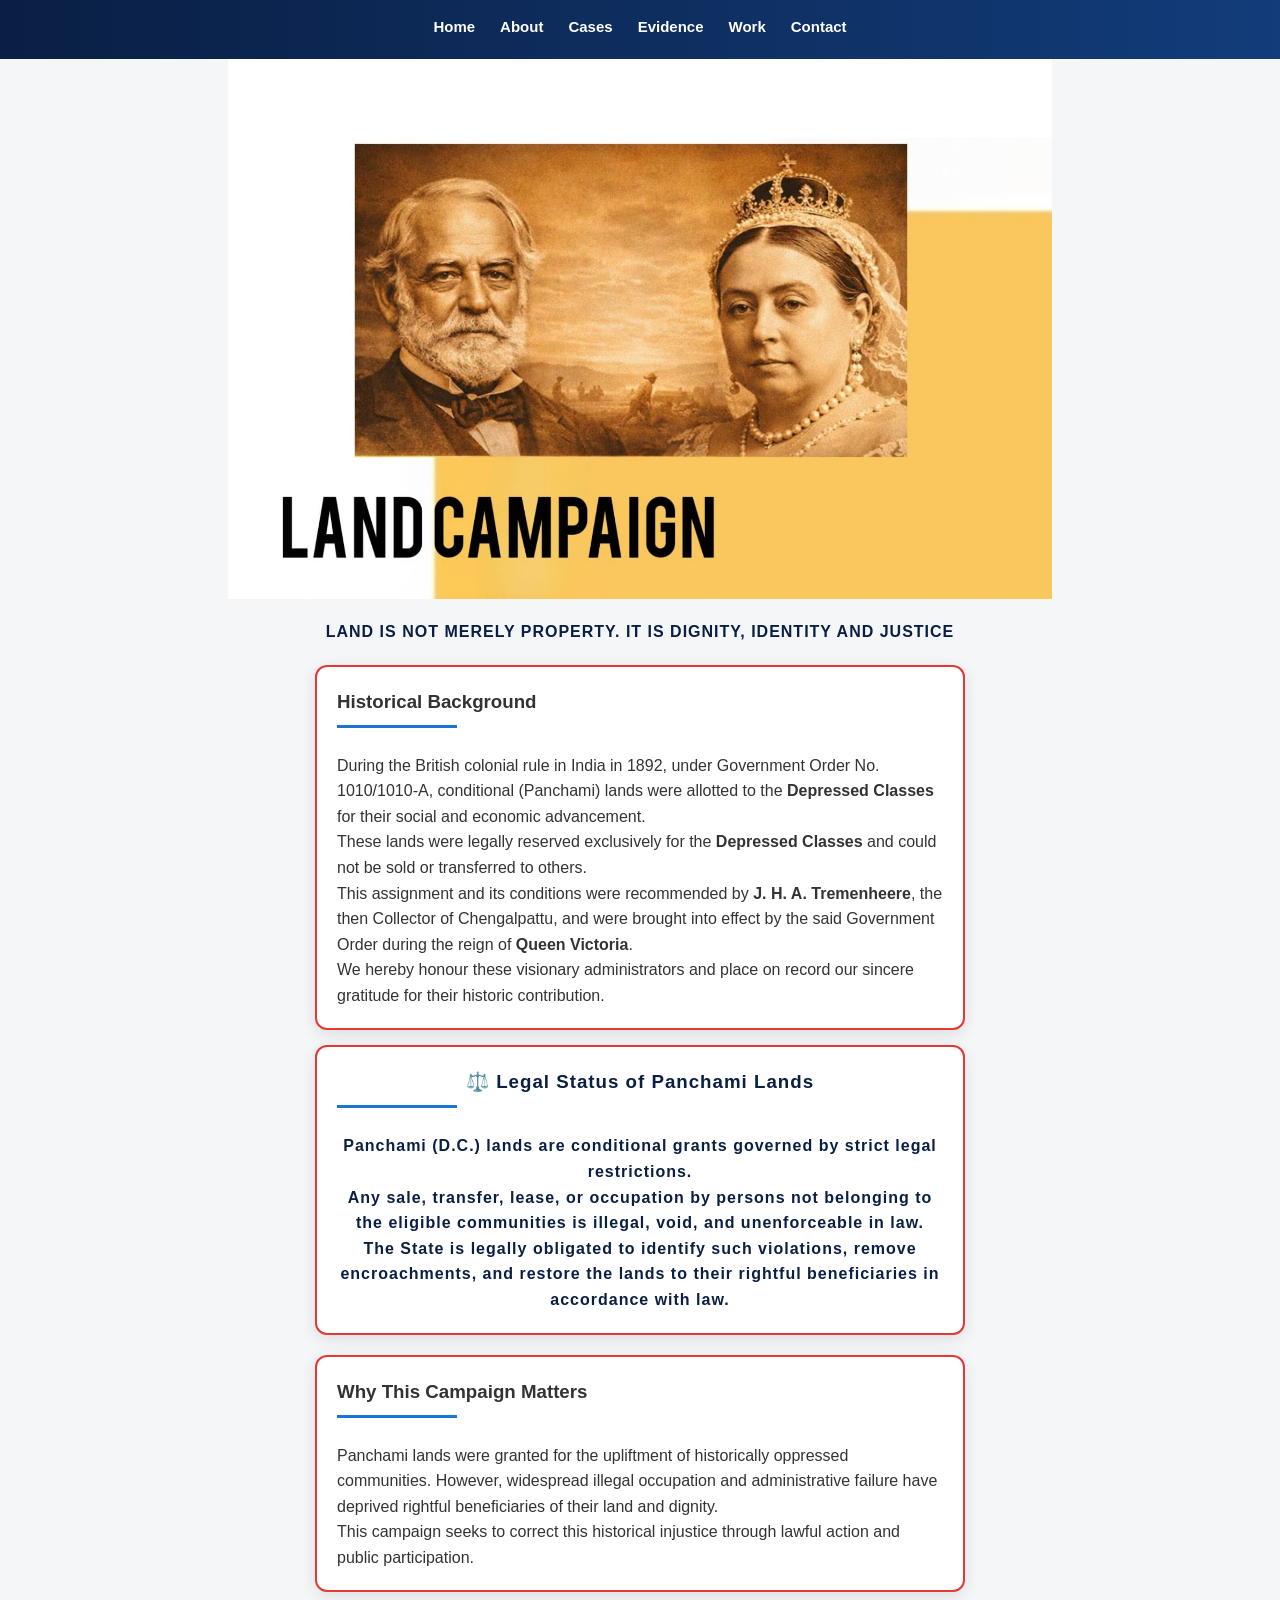
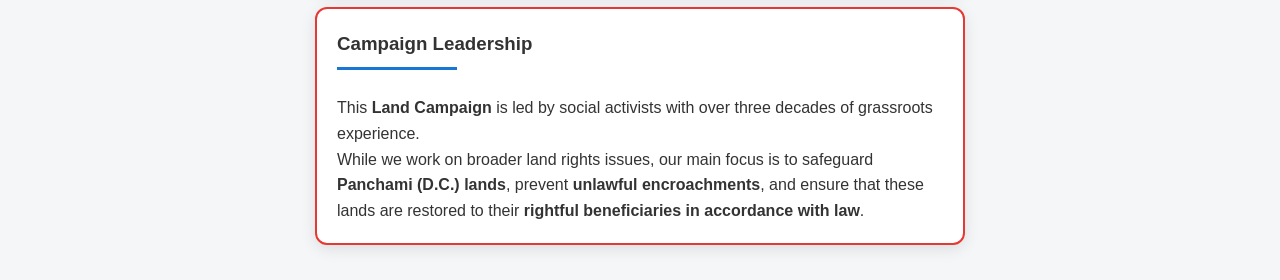
<file: index.html>
<!DOCTYPE html>
<html lang="en">
<head>
  <meta charset="UTF-8">
  <meta name="viewport" content="width=device-width, initial-scale=1.0">
  <title>Land Campaign</title>

  <link rel="stylesheet" href="style.css?v=99">
</head>

<body>

<header>
  <nav class="navbar">
  <a href="index.html">Home</a>
<a href="about.html">About</a>
<a href="cases.html">Cases</a>
<a href="evidence.html">Evidence</a>
<a href="work.html">Work</a>
<a href="contact.html">Contact</a>  
  </nav>
</header>

<section class="hero"></section>

<section class="container">

  <div class="highlight">
    LAND IS NOT MERELY PROPERTY. IT IS DIGNITY, IDENTITY AND JUSTICE
  </div>

  <!-- Historical Background -->
  <div class="card">
    <h3>Historical Background</h3>
    <p>
      During the British colonial rule in India in 1892, under Government Order No. 1010/1010-A,
      conditional (Panchami) lands were allotted to the <strong>Depressed Classes</strong> for their social and economic advancement.
    </p>
    <p>
      These lands were legally reserved exclusively for the <strong>Depressed Classes</strong> and could not be sold or transferred to others.
    </p>
    <p>
      This assignment and its conditions were recommended by <strong>J. H. A. Tremenheere</strong>,
      the then Collector of Chengalpattu, and were brought into effect by the said Government Order
      during the reign of <strong>Queen Victoria</strong>.
    </p>
    <p>
      We hereby honour these visionary administrators and place on record our sincere gratitude for their historic contribution.
    </p>
  </div>

  <!-- Legal Status -->
  <div class="card highlight">
    <h3>⚖️ Legal Status of Panchami Lands</h3>
    <p>
      Panchami (D.C.) lands are conditional grants governed by strict legal restrictions.
    </p>
    <p>
      Any sale, transfer, lease, or occupation by persons not belonging to the eligible communities is illegal, void, and unenforceable in law.
    </p>
    <p>
      The State is legally obligated to identify such violations, remove encroachments, and restore the lands to their rightful beneficiaries in accordance with law.
    </p>
  </div>

  <!-- ✅ NEW SECTION ADDED HERE -->
  <div class="card">
    <h3>Why This Campaign Matters</h3>
    <p>
      Panchami lands were granted for the upliftment of historically oppressed communities.
      However, widespread illegal occupation and administrative failure have deprived rightful
      beneficiaries of their land and dignity.
    </p>
    <p>
      This campaign seeks to correct this historical injustice through lawful action and public participation.
    </p>
  </div>

  <!-- Campaign Leadership -->
  <div class="card">
    <h3>Campaign Leadership</h3>
    <p>
      This <strong>Land Campaign</strong> is led by social activists with over three decades of grassroots experience.
    </p>
    <p>
      While we work on broader land rights issues, our main focus is to safeguard
      <strong>Panchami (D.C.) lands</strong>, prevent <strong>unlawful encroachments</strong>,
      and ensure that these lands are restored to their <strong>rightful beneficiaries in accordance with law</strong>.
    </p>
  </div>

</section>

</body>
</html>
</file>
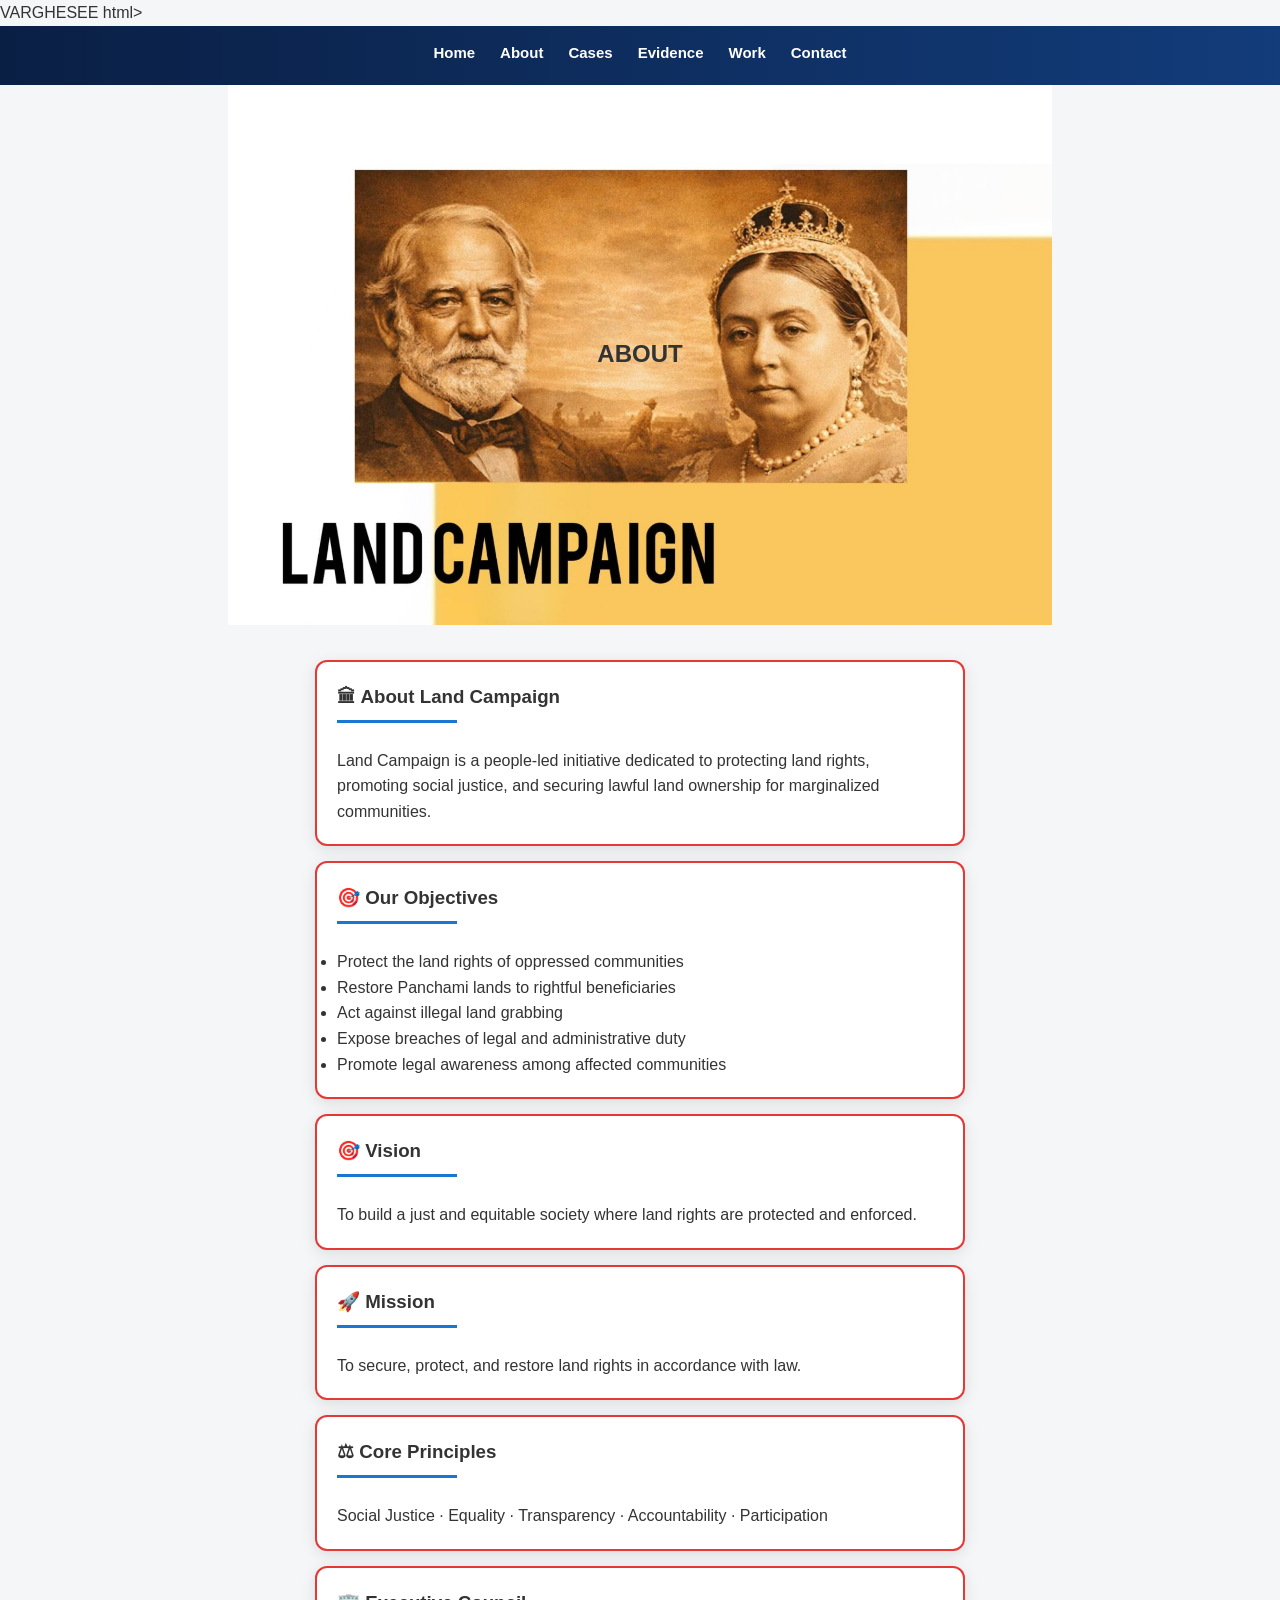
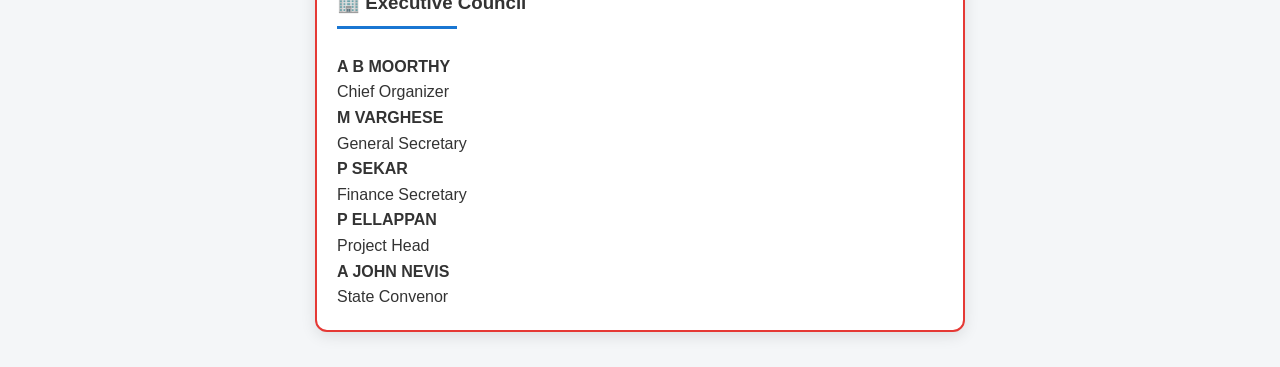
<file: about.html>
VARGHESEE html>
<html lang="en">
<head>
  <meta charset="UTF-8">
  <meta name="viewport" content="width=device-width, initial-scale=1.0">
  <title>About - Land Campaign</title>
  <link rel="stylesheet" href="style.css?v=99">
</head>

<body>

<header>
  <nav class="navbar">
<a href="index.html">Home</a>
<a href="about.html">About</a>
<a href="cases.html">Cases</a>
<a href="evidence.html">Evidence</a>
<a href="work.html">Work</a>
<a href="contact.html">Contact</a>
  </nav>
</header>

<section class="hero">
  <h1>ABOUT</h1>
</section>

<section class="container">

  <!-- About -->
  <div class="card">
    <h3>🏛 About Land Campaign</h3>
    <p>
      Land Campaign is a people-led initiative dedicated to protecting land rights,
      promoting social justice, and securing lawful land ownership for marginalized communities.
    </p>
  </div>

  <!-- Objectives -->
  <div class="card">
    <h3>🎯 Our Objectives</h3>
    <ul>
      <li>Protect the land rights of oppressed communities</li>
      <li>Restore Panchami lands to rightful beneficiaries</li>
      <li>Act against illegal land grabbing</li>
      <li>Expose breaches of legal and administrative duty</li>
      <li>Promote legal awareness among affected communities</li>
    </ul>
  </div>

  <!-- Vision -->
  <div class="card">
    <h3>🎯 Vision</h3>
    <p>
      To build a just and equitable society where land rights are protected and enforced.
    </p>
  </div>

  <!-- Mission -->
  <div class="card">
    <h3>🚀 Mission</h3>
    <p>
      To secure, protect, and restore land rights in accordance with law.
    </p>
  </div>

  <!-- Core Principles -->
  <div class="card">
    <h3>⚖ Core Principles</h3>
    <p>
      Social Justice · Equality · Transparency · Accountability · Participation
    </p>
  </div>

  <!-- Executive Council -->
  <div class="card">
    <h3>🏢 Executive Council</h3>

    <p><strong>A B MOORTHY</strong><br>Chief Organizer</p>
    <p><strong>M VARGHESE</strong><br>General Secretary</p>
    <p><strong>P SEKAR</strong><br>Finance Secretary</p>
    <p><strong>P ELLAPPAN</strong><br>Project Head</p>
    <p><strong>A JOHN NEVIS</strong><br>State Convenor</p>

  </div>

</section>

</body>
</html>
</file>
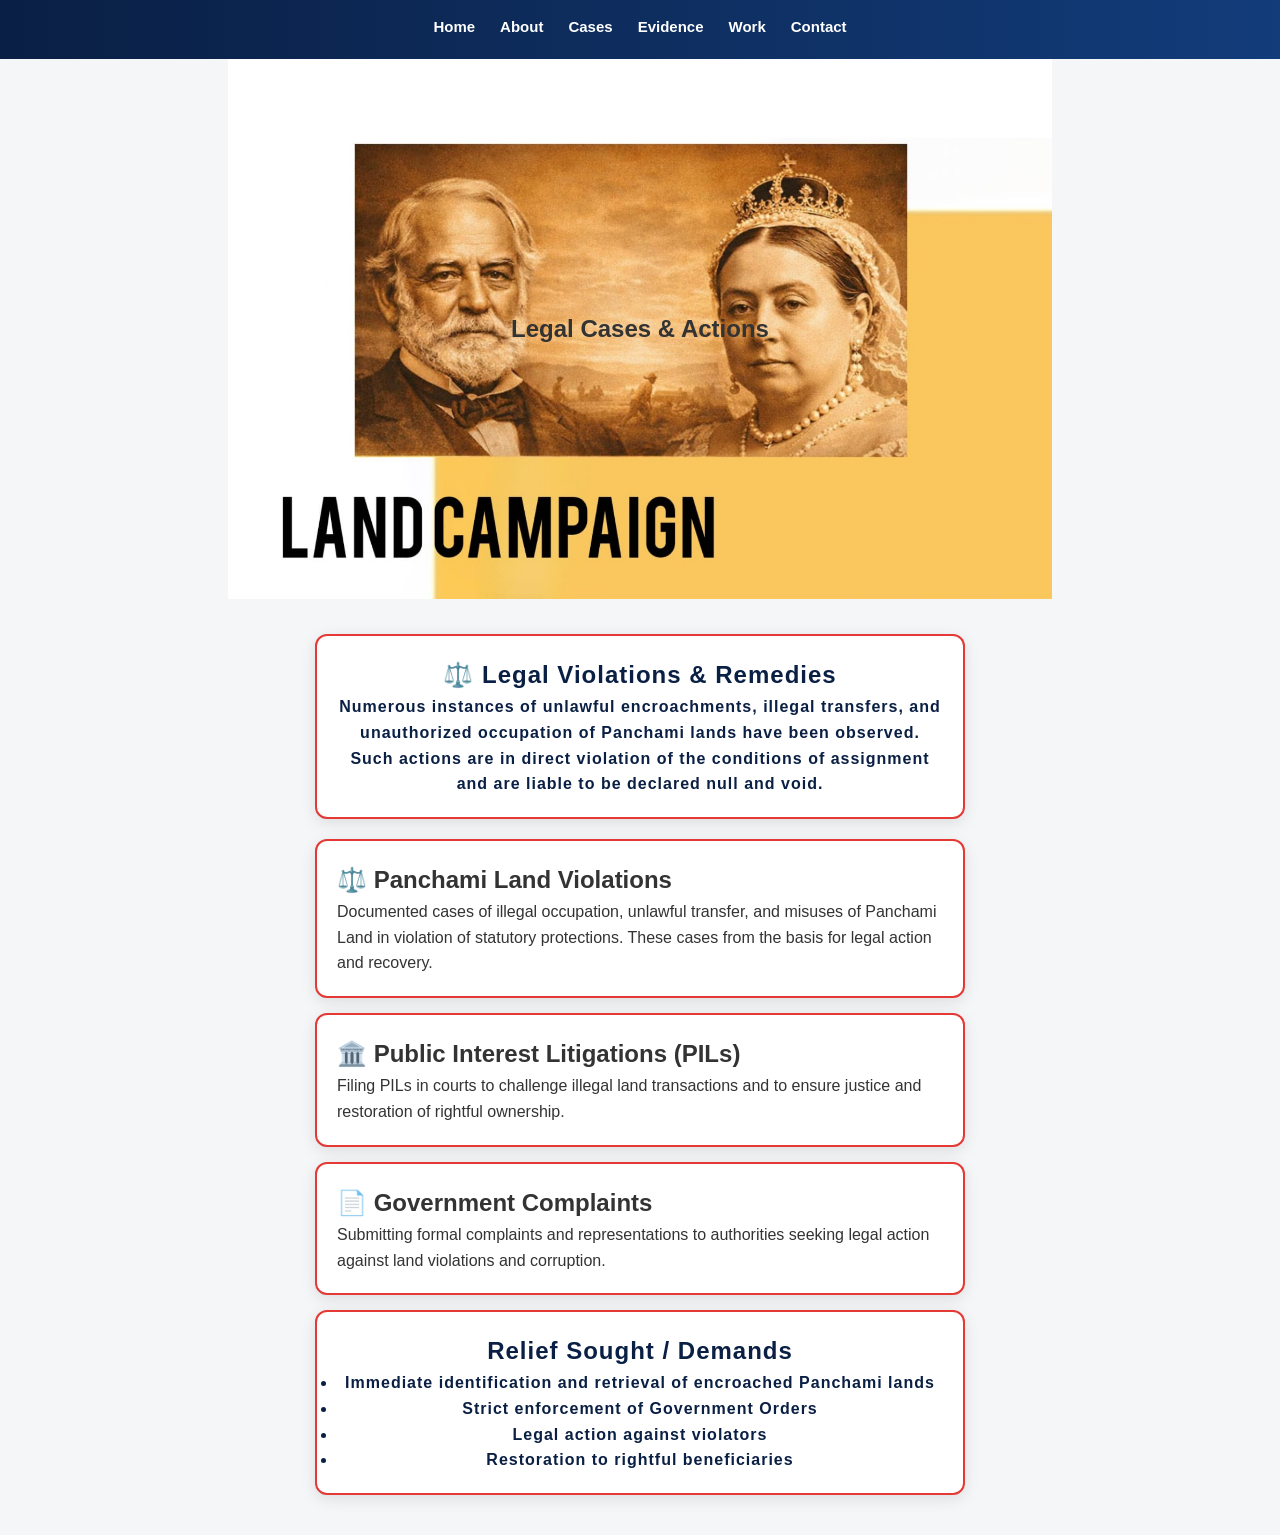
<file: cases.html>
<!DOCTYPE html>
<html lang="en">
<head>
  <meta charset="UTF-8">
  <meta name="viewport" content="width=device-width, initial-scale=1.0">
  <title>Cases - Land Campaign</title>
  <link rel="stylesheet" href="style.css?v=99">
</head>

<body>

<header>
  <nav class="navbar">
<a href="index.html">Home</a>
<a href="about.html">About</a>
<a href="cases.html">Cases</a>
<a href="evidence.html">Evidence</a>
<a href="work.html">Work</a>
<a href="contact.html">Contact</a>
  </nav>
</header>

<section class="hero">
  <h1>Legal Cases & Actions</h1>
</section>

<section class="container">

  <!-- 🔴 TOP POWER SECTION -->
  <div class="card highlight">
    <h2>⚖️ Legal Violations & Remedies</h2>
    <p>
      Numerous instances of unlawful encroachments, illegal transfers, and unauthorized occupation of Panchami lands have been observed.
    </p>
    <p>
      Such actions are in direct violation of the conditions of assignment and are liable to be declared null and void.
    </p>
  </div>

  <!-- 🔹 Violations -->
  <div class="card">
    <h2>⚖️ Panchami Land Violations</h2>
    <p>
      Documented cases of illegal occupation, unlawful transfer, and misuses of Panchami Land in violation of statutory protections. 
      These cases from the basis for legal action and recovery.
      
    </p>
  </div>

  <!-- 🔹 PIL -->
  <div class="card">
    <h2>🏛️ Public Interest Litigations (PILs)</h2>
    <p>
      Filing PILs in courts to challenge illegal land transactions and to ensure justice
      and restoration of rightful ownership.
    </p>
  </div>

  <!-- 🔹 Complaints -->
  <div class="card">
    <h2>📄 Government Complaints</h2>
    <p>
      Submitting formal complaints and representations to authorities seeking legal action
      against land violations and corruption.
    </p>
  </div>

  <!-- 🔴 DEMANDS -->
  <div class="card highlight">
    <h2>Relief Sought / Demands</h2>
    <ul>
      <li>Immediate identification and retrieval of encroached Panchami lands</li>
      <li>Strict enforcement of Government Orders</li>
      <li>Legal action against violators</li>
      <li>Restoration to rightful beneficiaries</li>
    </ul>
  </div>

</section>

</body>
</html>
</file>
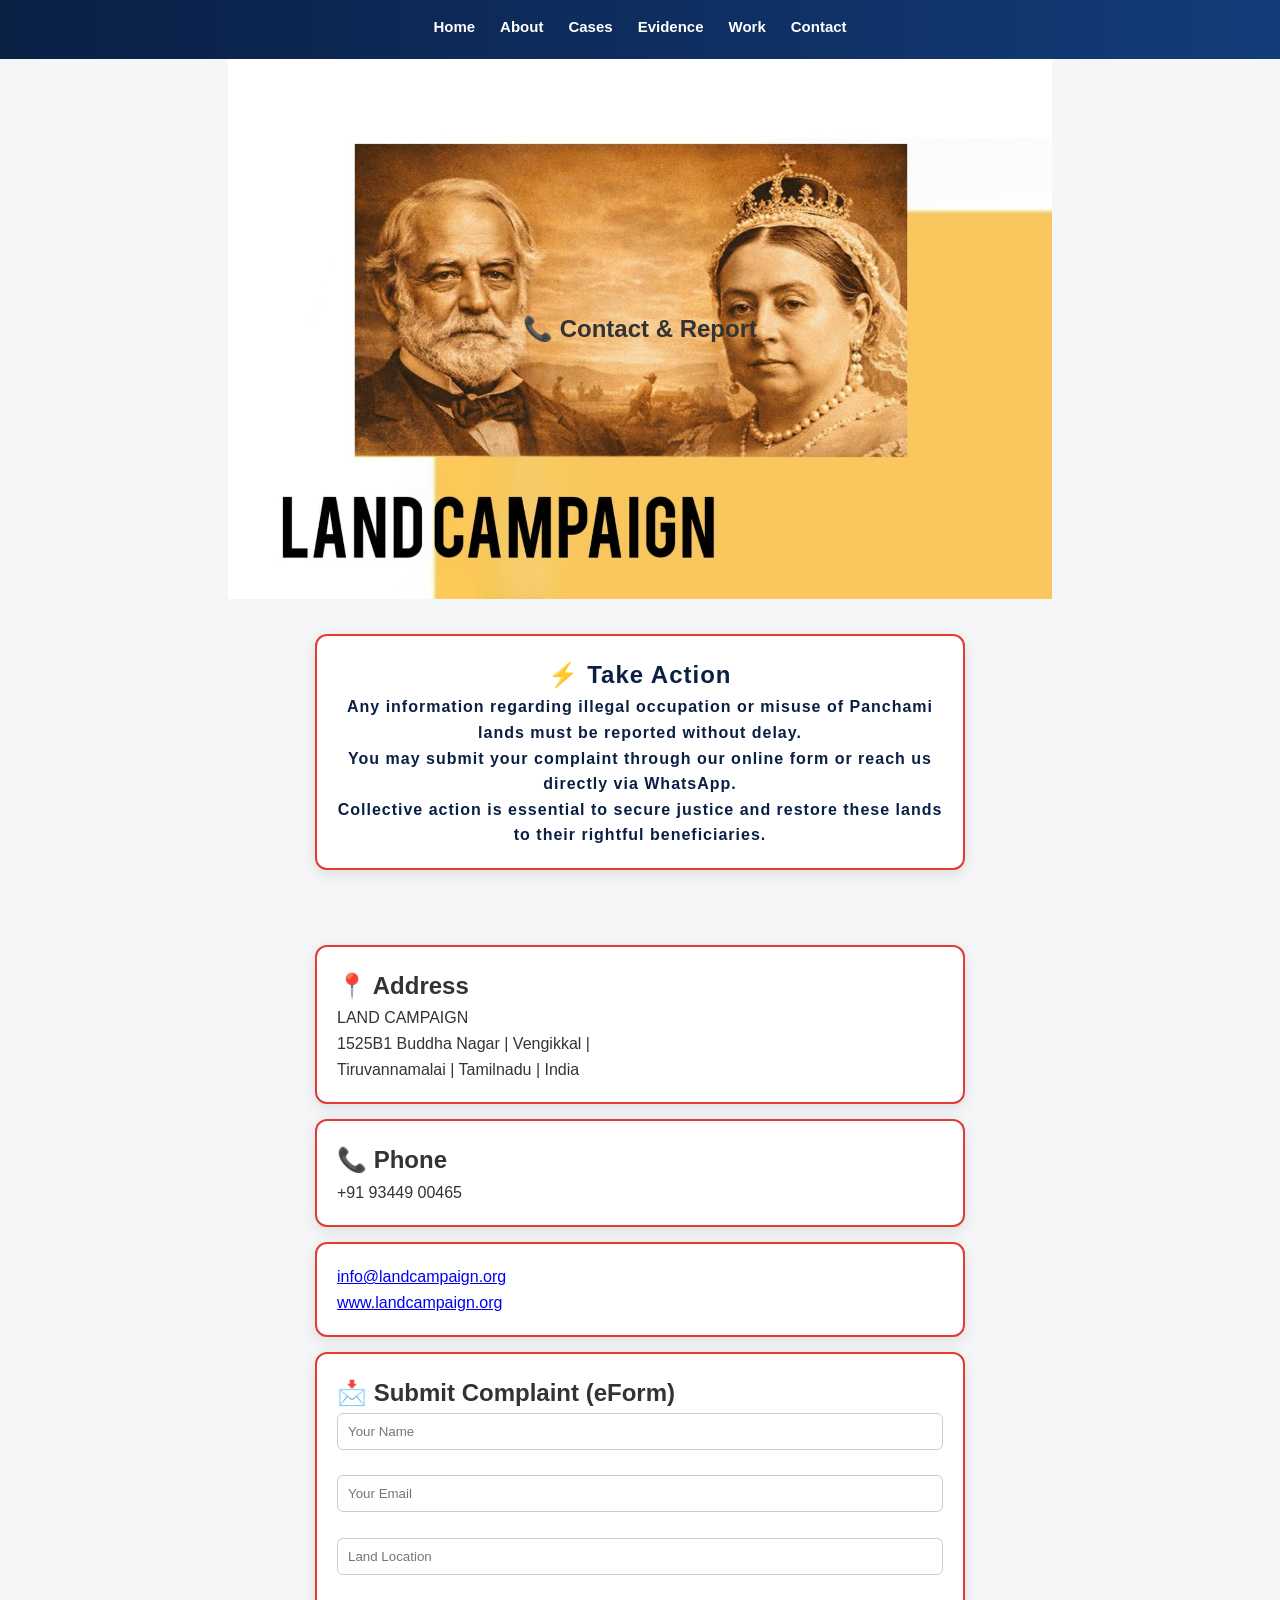
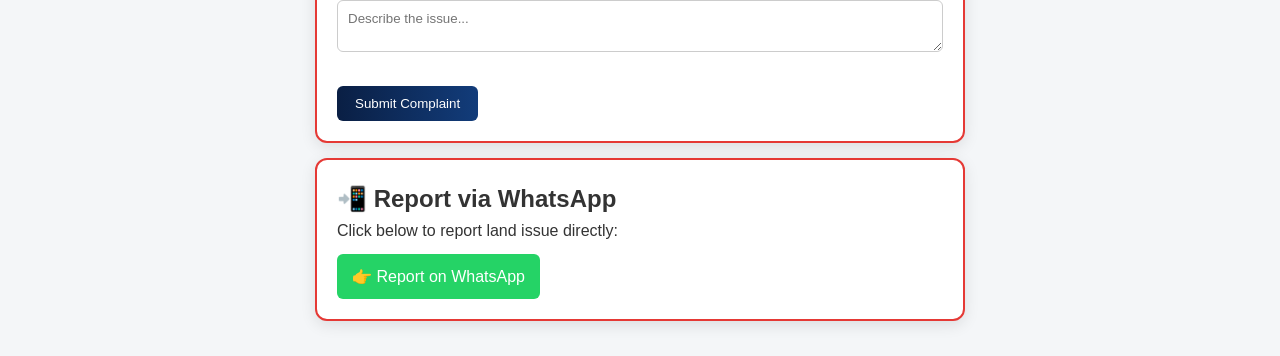
<file: contact.html>
<!DOCTYPE html>
<html lang="en">
<head>
  <meta charset="UTF-8">
  <meta name="viewport" content="width=device-width, initial-scale=1.0">
  <title>Contact - Land Campaign</title>
  <link rel="stylesheet" href="style.css?v=99">
</head>

<body>

<!-- 🔹 Navbar -->
<header> 
  <nav class="navbar">
<a href="index.html">Home</a>
<a href="about.html">About</a>
<a href="cases.html">Cases</a>
<a href="evidence.html">Evidence</a>
<a href="work.html">Work</a>
<a href="contact.html">Contact</a>    
  </nav>
</header>

<!-- 🔹 Page Title -->
<section class="hero">
  <h1>📞 Contact & Report</h1>
</section>

<!-- 🔹 Take Action (NEW SECTION) -->
<section class="container">
  <div class="card highlight">
    <h2>⚡ Take Action</h2>
    <p>
      Any information regarding illegal occupation or misuse of Panchami lands must be reported without delay.
    </p>
    <p>
      You may submit your complaint through our online form or reach us directly via WhatsApp.
    </p>
    <p>
      Collective action is essential to secure justice and restore these lands to their rightful beneficiaries.
    </p>
  </div>
</section>

<!-- 🔹 Contact Section -->
<section class="container">

  <!-- Address -->
  <div class="card">
    <h2>📍 Address</h2>
    <p>
      LAND CAMPAIGN <br>
      1525B1 Buddha Nagar | Vengikkal | <br>
      Tiruvannamalai | Tamilnadu | India
    </p>
  </div>

  <!-- Phone -->
  <div class="card">
    <h2>📞 Phone</h2>
    <p>+91 93449 00465</p>
  </div>

  <div class="card contact-item">
    <p>
      <a href="mailto:info@landcampaign.org">info@landcampaign.org</a><br>
      <a href="https://www.landcampaign.org">www.landcampaign.org</a>
    </p>
  </div>

  <!-- Complaint Form -->
  <div class="card">
    <h2>📩 Submit Complaint (eForm)</h2>

    <form action="https://formspree.io/f/mnjoevnk" method="POST">

      <input type="text" name="name" placeholder="Your Name" required><br><br>

      <input type="email" name="email" placeholder="Your Email" required><br><br>

      <input type="text" name="location" placeholder="Land Location" required><br><br>

      <textarea name="message" placeholder="Describe the issue..." required></textarea><br><br>

      <button type="submit">Submit Complaint</button>

    </form>
  </div>

  <!-- WhatsApp -->
  <div class="card">
    <h2>📲 Report via WhatsApp</h2>

    <p>Click below to report land issue directly:</p>

    <a href="https://wa.me/919344900465?text=Hello%20Land%20Campaign,%20I%20want%20to%20report%20a%20land%20issue"
       class="whatsapp-btn">
       👉 Report on WhatsApp
    </a>
  </div>

</section>

</body>
</html>
</file>
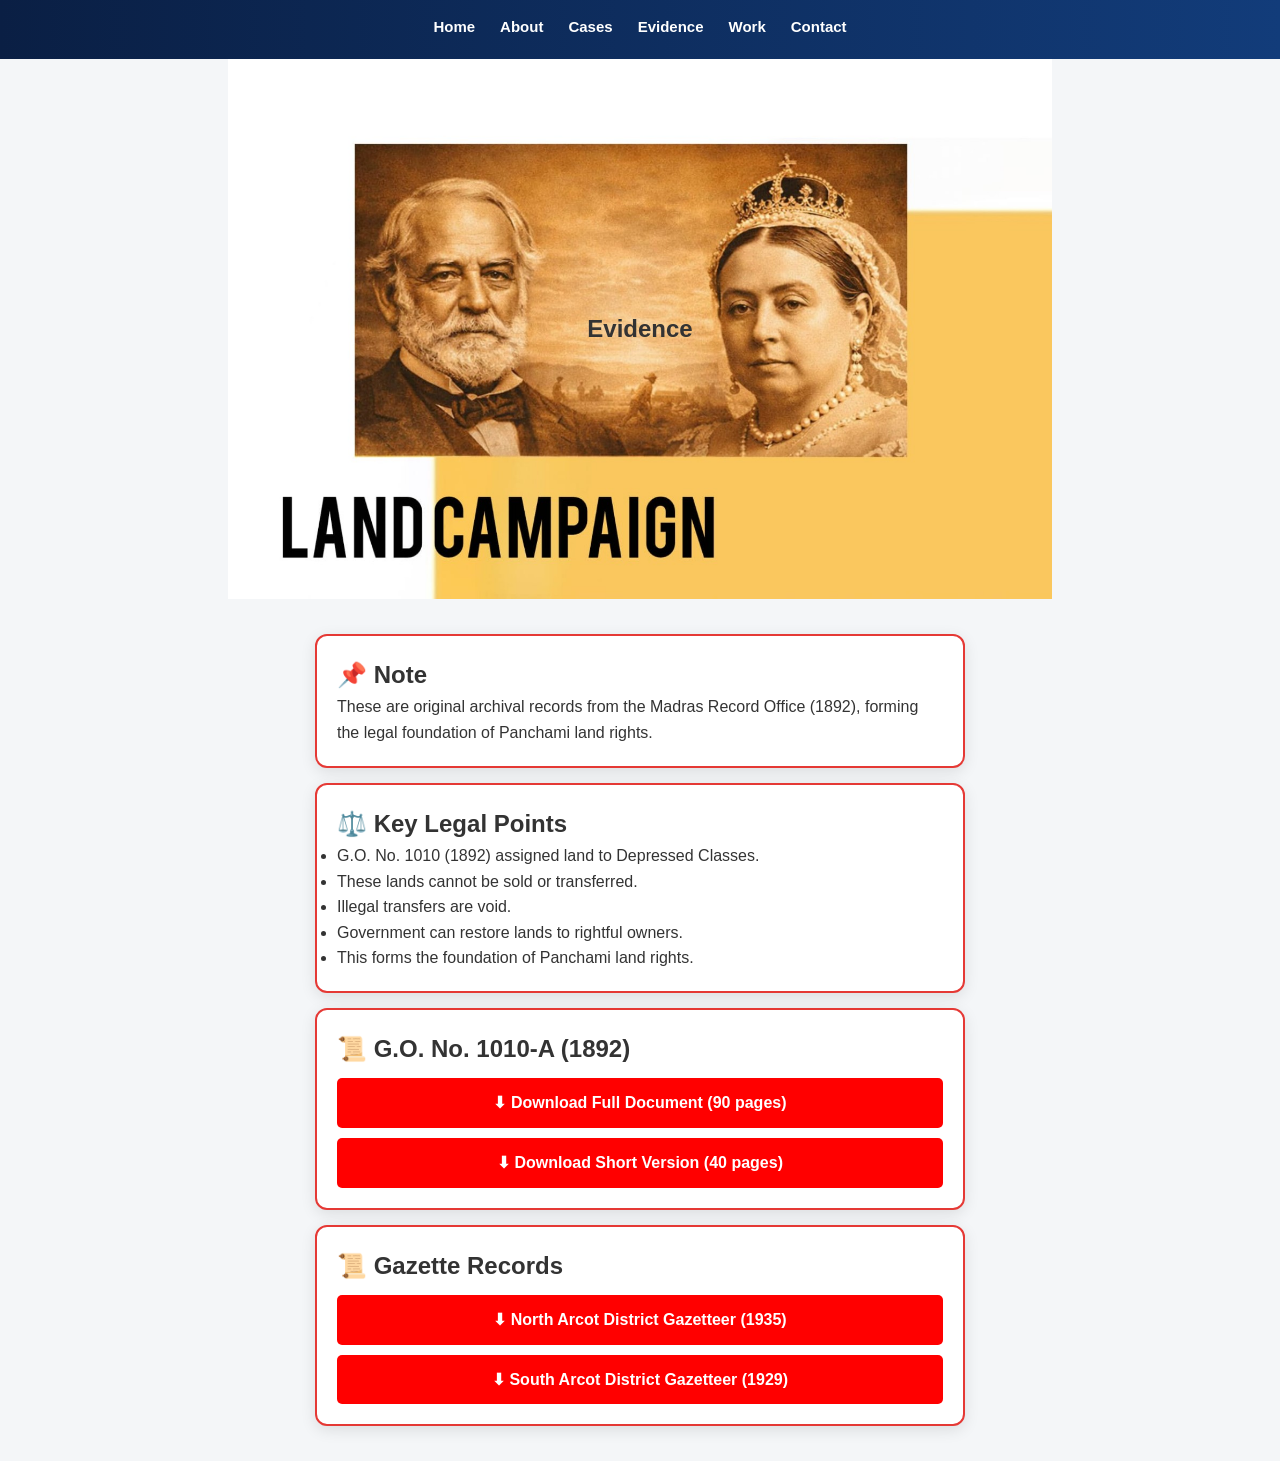
<file: evidence.html>
<!DOCTYPE html>
<html lang="en">
<head>
  <meta charset="UTF-8">
  <meta name="viewport" content="width=device-width, initial-scale=1.0">
  <title>Evidence - Land Campaign</title>
  <link rel="stylesheet" href="style.css?v=101">

  <style>
    /* Blink Animation */
    @keyframes blink {
      0% {opacity: 1;}
      50% {opacity: 0.4;}
      100% {opacity: 1;}
    }

    .blink {
      animation: blink 1s infinite;
    }

    .download-btn {
      display: block;
      margin-top: 10px;
      padding: 12px;
      background: red;
      color: white;
      text-decoration: none;
      border-radius: 5px;
      text-align: center;
      font-weight: bold;
    }

    .download-btn:hover {
      background: darkred;
    }
  </style>
</head>

<body>

<header>
  <nav class="navbar">
    <a href="index.html">Home</a>
    <a href="about.html">About</a>
    <a href="cases.html">Cases</a>
    <a href="evidence.html">Evidence</a>
    <a href="work.html">Work</a>
    <a href="contact.html">Contact</a>
  </nav>
</header>

<section class="hero">
  <h1>Evidence</h1>
</section>

<section class="container">

  <!-- NOTE -->
  <div class="card">
    <h2>📌 Note</h2>
    <p>
      These are original archival records from the Madras Record Office (1892),
      forming the legal foundation of Panchami land rights.
    </p>
  </div>

  <!-- KEY LEGAL POINTS -->
  <div class="card">
    <h2>⚖️ Key Legal Points</h2>

    <ul>
      <li>G.O. No. 1010 (1892) assigned land to Depressed Classes.</li>
      <li>These lands cannot be sold or transferred.</li>
      <li>Illegal transfers are void.</li>
      <li>Government can restore lands to rightful owners.</li>
      <li>This forms the foundation of Panchami land rights.</li>
    </ul>
  </div>

  <!-- G.O 1010A -->
  <div class="card">
    <h2>📜 G.O. No. 1010-A (1892)</h2>

    <a class="download-btn blink" href="go-1010A-full.pdf" target="_blank">
      ⬇ Download Full Document (90 pages)
    </a>

    <a class="download-btn" href="go-1010A-short.pdf" target="_blank">
      ⬇ Download Short Version (40 pages)
    </a>
  </div>
<!-- GAZETTE RECORDS -->
<div class="card">
  <h2>📜 Gazette Records</h2>

  <!-- North Arcot (Top Priority - Blink) -->
  <a class="download-btn blink" href="gazette-1935-north-arcot.pdf" target="_blank">
    ⬇ North Arcot District Gazetteer (1935)
  </a>

  <!-- South Arcot -->
  <a class="download-btn" href="gazette-1929-south-arcot.pdf" target="_blank">
    ⬇ South Arcot District Gazetteer (1929)
  </a>

</div>
  

</section>

</body>
</html>
</file>
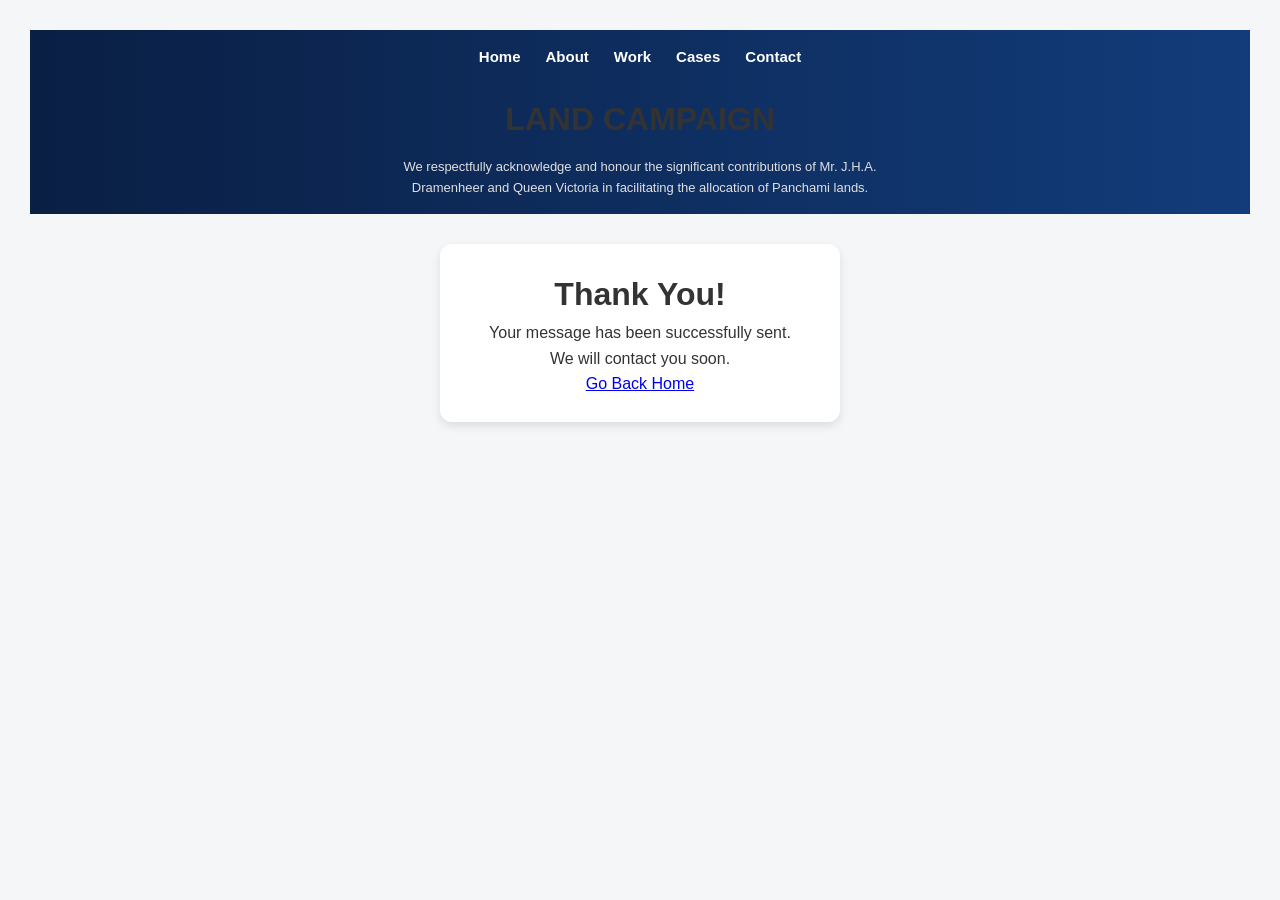
<file: thankyou.html>
<!DOCTYPE html>
<html>
<head>
<title>Thank You | Land Campaign</title>
<meta charset="UTF-8">
<meta name="viewport" content="width=device-width, initial-scale=1.0">

<!-- ✅ CSS LINK -->
<link rel="stylesheet" href="style.css?v=99">

<style>
body {
    font-family: Arial, sans-serif;
    text-align: center;
    padding: 30px;
    background: #f4f6f8;
}

.box {
    background: white;
    padding: 25px;
    border-radius: 12px;
    max-width: 400px;
    margin: 30px auto;
    box-shadow: 0 4px 10px rgba(0,0,0,0.1);
}
</style>
</head>

<body>

<header>
  <nav class="navbar">
    <a href="index.html">Home</a>
    <a href="about.html">About</a>
    <a href="work.html">Work</a>
    <a href="cases.html">Cases</a>
    <a href="contact.html">Contact</a>
  </nav>

  <!-- 🔥 Old content retained -->
  <h1 style="margin-top:20px;">LAND CAMPAIGN</h1>

  <p style="margin-top:12px;font-size:13px;color:#e0e0e0;max-width:500px;margin-left:auto;margin-right:auto;">
    We respectfully acknowledge and honour the significant contributions of Mr. J.H.A. Dramenheer and Queen Victoria in facilitating the allocation of Panchami lands.
  </p>
</header>

<div class="box">
<h1>Thank You!</h1>

<p>Your message has been successfully sent.</p>
<p>We will contact you soon.</p>

<a href="index.html">Go Back Home</a>
</div>

</body>
</html>
</file>
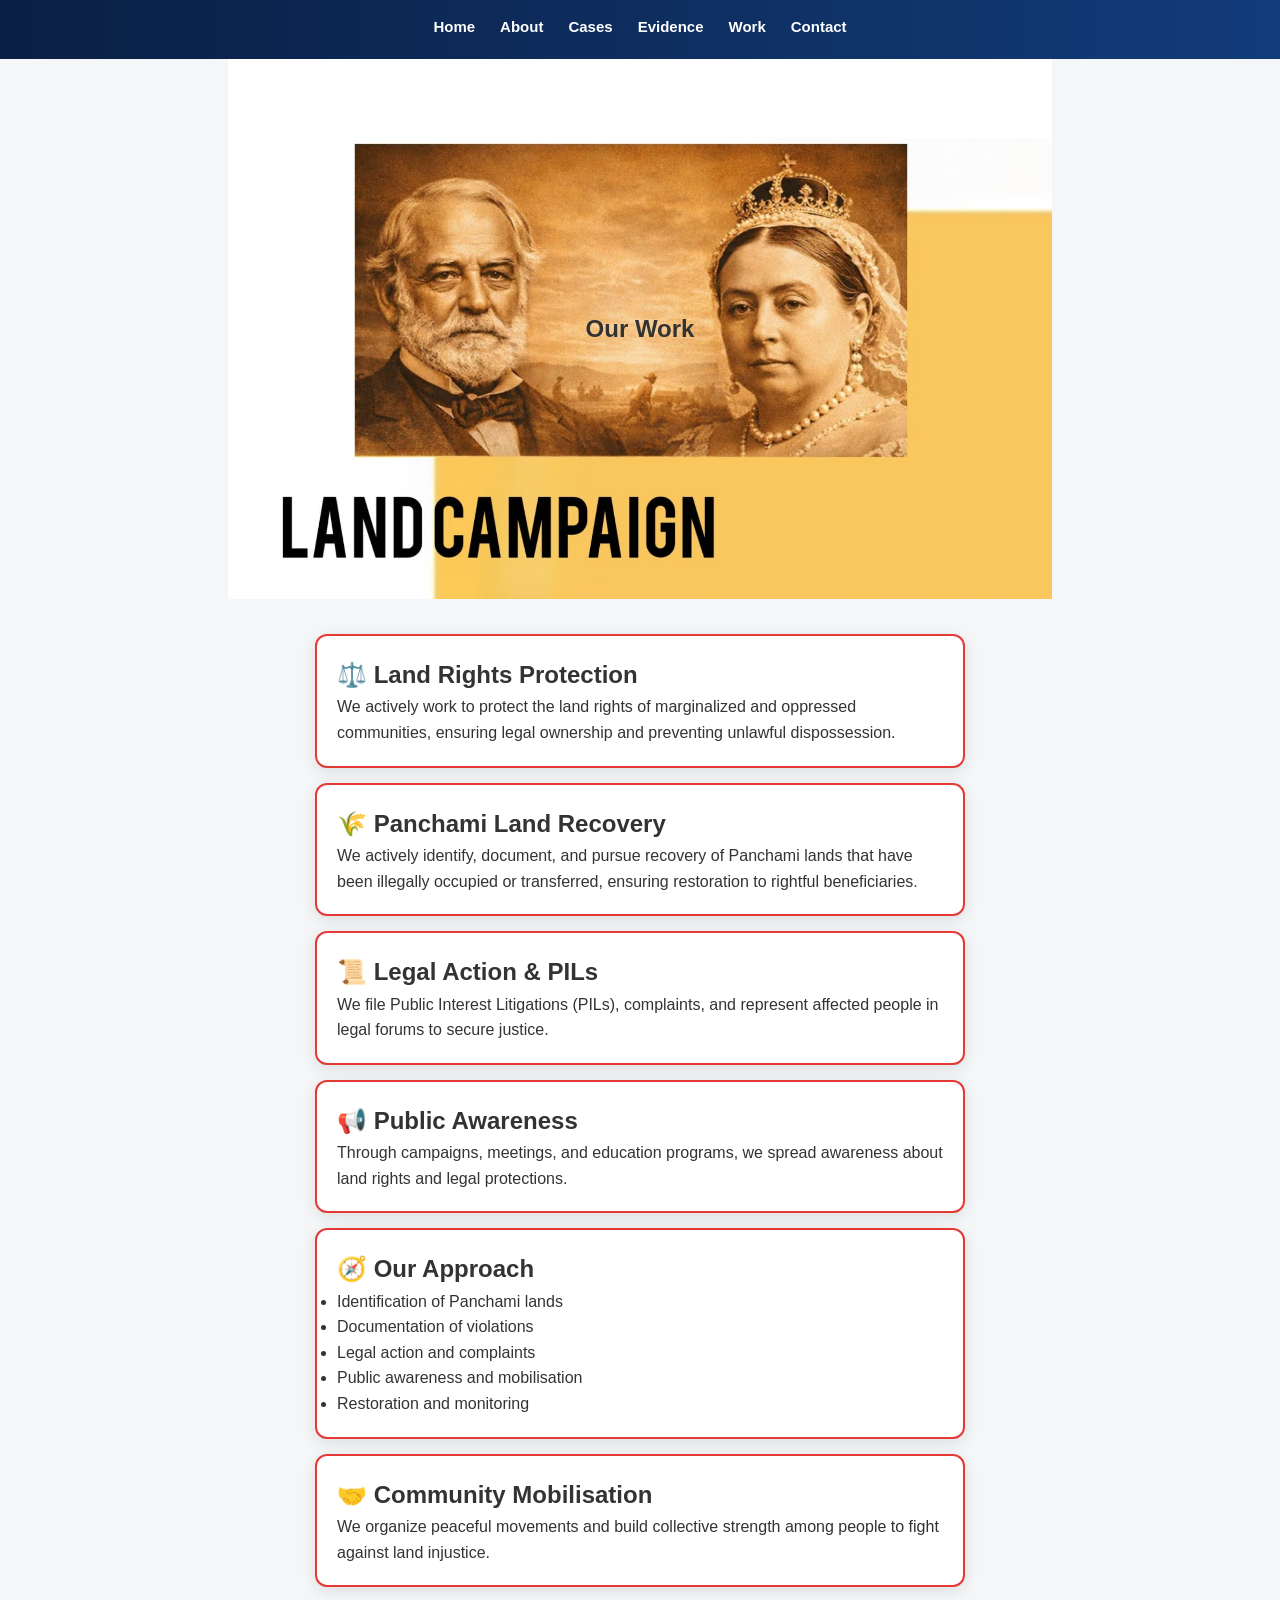
<file: work.html>
<!DOCTYPE html>
<html lang="en">
<head>
  <meta charset="UTF-8">
  <meta name="viewport" content="width=device-width, initial-scale=1.0">
  <title>Our Work - Land Campaign</title>
  <link rel="stylesheet" href="style.css?v=101">
</head>

<body>

<header>
  <nav class="navbar">
    <a href="index.html">Home</a>
<a href="about.html">About</a>
<a href="cases.html">Cases</a>
<a href="evidence.html">Evidence</a>
<a href="work.html">Work</a>
<a href="contact.html">Contact</a>
  </nav>
</header>

<section class="hero">
  <h1>Our Work</h1>
</section>

<section class="container">

  <div class="card">
    <h2>⚖️ Land Rights Protection</h2>
    <p>
      We actively work to protect the land rights of marginalized and oppressed communities,
      ensuring legal ownership and preventing unlawful dispossession.
    </p>
  </div>

  <div class="card">
    <h2>🌾 Panchami Land Recovery</h2>
    <p>
      We actively identify, document, and pursue recovery of Panchami lands that have been illegally occupied or transferred, ensuring restoration to rightful beneficiaries.
    </p>
  </div>

  <div class="card">
    <h2>📜 Legal Action & PILs</h2>
    <p>
      We file Public Interest Litigations (PILs), complaints, and represent affected people
      in legal forums to secure justice.
    </p>
  </div>

  <div class="card">
    <h2>📢 Public Awareness</h2>
    <p>
      Through campaigns, meetings, and education programs, we spread awareness
      about land rights and legal protections.
    </p>
  </div>

  <!-- Our Approach -->
  <section class="approach-section">
    <div class="card">
      <h2>🧭 Our Approach</h2>

      <ul>
        <li>Identification of Panchami lands</li>
        <li>Documentation of violations</li>
        <li>Legal action and complaints</li>
        <li>Public awareness and mobilisation</li>
        <li>Restoration and monitoring</li>
      </ul>
    </div>
  </section>

  <div class="card">
    <h2>🤝 Community Mobilisation</h2>
    <p>
      We organize peaceful movements and build collective strength among people
      to fight against land injustice.
    </p>
  </div>

</section>

</body>
</html>
</file>
<file: style.css>
/* ===== RESET ===== */
* {
  margin: 0;
  padding: 0;
  box-sizing: border-box;
  font-family: Arial, sans-serif;
}

/* ===== BODY ===== */
body {
  background: #f4f6f8;
  color: #333;
  line-height: 1.6;
}

/* ===== NAVBAR ===== */
header {
  background: linear-gradient(90deg, #0A1F44, #123C7A);
  padding: 15px;
  position: sticky;
  top: 0;
  z-index: 1000;
}

.navbar {
  display: flex;
  justify-content: center;
  gap: 25px;
}

.navbar a {
  color: white;
  text-decoration: none;
  font-size: 15px;
  transition: 0.3s;
  position: relative;
  font-weight: bold;
  padding-bottom: 5px;
}

.navbar a:hover {
  color: #FFD700;
}

/* 🔵 NAVBAR UNDERLINE */
.navbar a::after {
  content: "";
  position: absolute;
  width: 0%;
  height: 3px;
  background: #2196f3;
  left: 0;
  bottom: 0;
  transition: 0.3s;
}

.navbar a:hover::after {
  width: 100%;
}

/* ===== HERO FINAL FIX ===== */
.hero {
  width: 100%;
  height: 60vh;

  background: url("./hero.jpg") no-repeat center;
  background-size: contain;   /* ✅ full image visible (laptop) */
  background-color: #f4f6f8;  /* ✅ side gap smooth */

  display: flex;
  align-items: center;
  justify-content: center;
}

/* 🔥 MOBILE FIX */
@media (max-width: 480px) {
  .hero {
    height: 35vh;
    background-size: cover;  /* ✅ mobile full fill */
  }
}

/* ===== CONTAINER ===== */
.container {
  padding: 20px;
  max-width: 1100px;
  margin: auto;
}

/* ===== CARD ===== */
.card {
  width: 100%;
  margin: 15px auto;
  padding: 20px;

  border: 2px solid #e53935;
  border-radius: 12px;
  background: white;

  box-shadow: 0 4px 15px rgba(0,0,0,0.1);
  transition: 0.3s;
  animation: slideUp 0.8s ease;
}

.card:hover {
  transform: translateY(-5px);
  box-shadow: 0 8px 20px rgba(0,0,0,0.2);
}

/* ===== CARD HEADING FIX ===== */
.card h3 {
  position: relative;
  padding-bottom: 10px;
  margin-bottom: 15px;
}

/* 🔥 SAME UNDERLINE FOR ALL */
.card h3::after {
  content: "";
  display: block;
  width: 120px;   /* ✅ equal size */
  height: 3px;
  background: #1976d2;
  margin-top: 8px;
}

/* ===== RESPONSIVE ===== */
@media (max-width: 480px) {
  .card {
    max-width: 95%;
  }
}

@media (min-width: 481px) and (max-width: 768px) {
  .card {
    max-width: 600px;
  }
}

@media (min-width: 769px) {
  .card {
    max-width: 650px;
  }
}

/* ===== HIGHLIGHT ===== */
.highlight {
  text-align: center;
  font-weight: bold;
  color: #0A1F44;
  margin-bottom: 20px;
  letter-spacing: 1px;
  animation: blink 2s infinite;
}

/* ===== BUTTON ===== */
button {
  background: linear-gradient(90deg, #0A1F44, #123C7A);
  color: white;
  border: none;
  padding: 10px 18px;
  border-radius: 6px;
  cursor: pointer;
  transition: 0.3s;
}

button:hover {
  background: #FFD700;
  color: black;
}

/* ===== INPUT ===== */
input, textarea {
  width: 100%;
  padding: 10px;
  border-radius: 6px;
  border: 1px solid #ccc;
}

/* ===== WHATSAPP BUTTON ===== */
.whatsapp-btn {
  display: inline-block;
  padding: 10px 15px;
  background: #25D366;
  color: white;
  border-radius: 6px;
  text-decoration: none;
  margin-top: 10px;
}

.whatsapp-btn:hover {
  background: #1ebc59;
}

/* ===== ANIMATIONS ===== */
@keyframes slideUp {
  from {
    transform: translateY(30px);
    opacity: 0;
  }
  to {
    transform: translateY(0);
    opacity: 1;
  }
}

@keyframes blink {
  50% {opacity: 0.5;}
}
</file>
